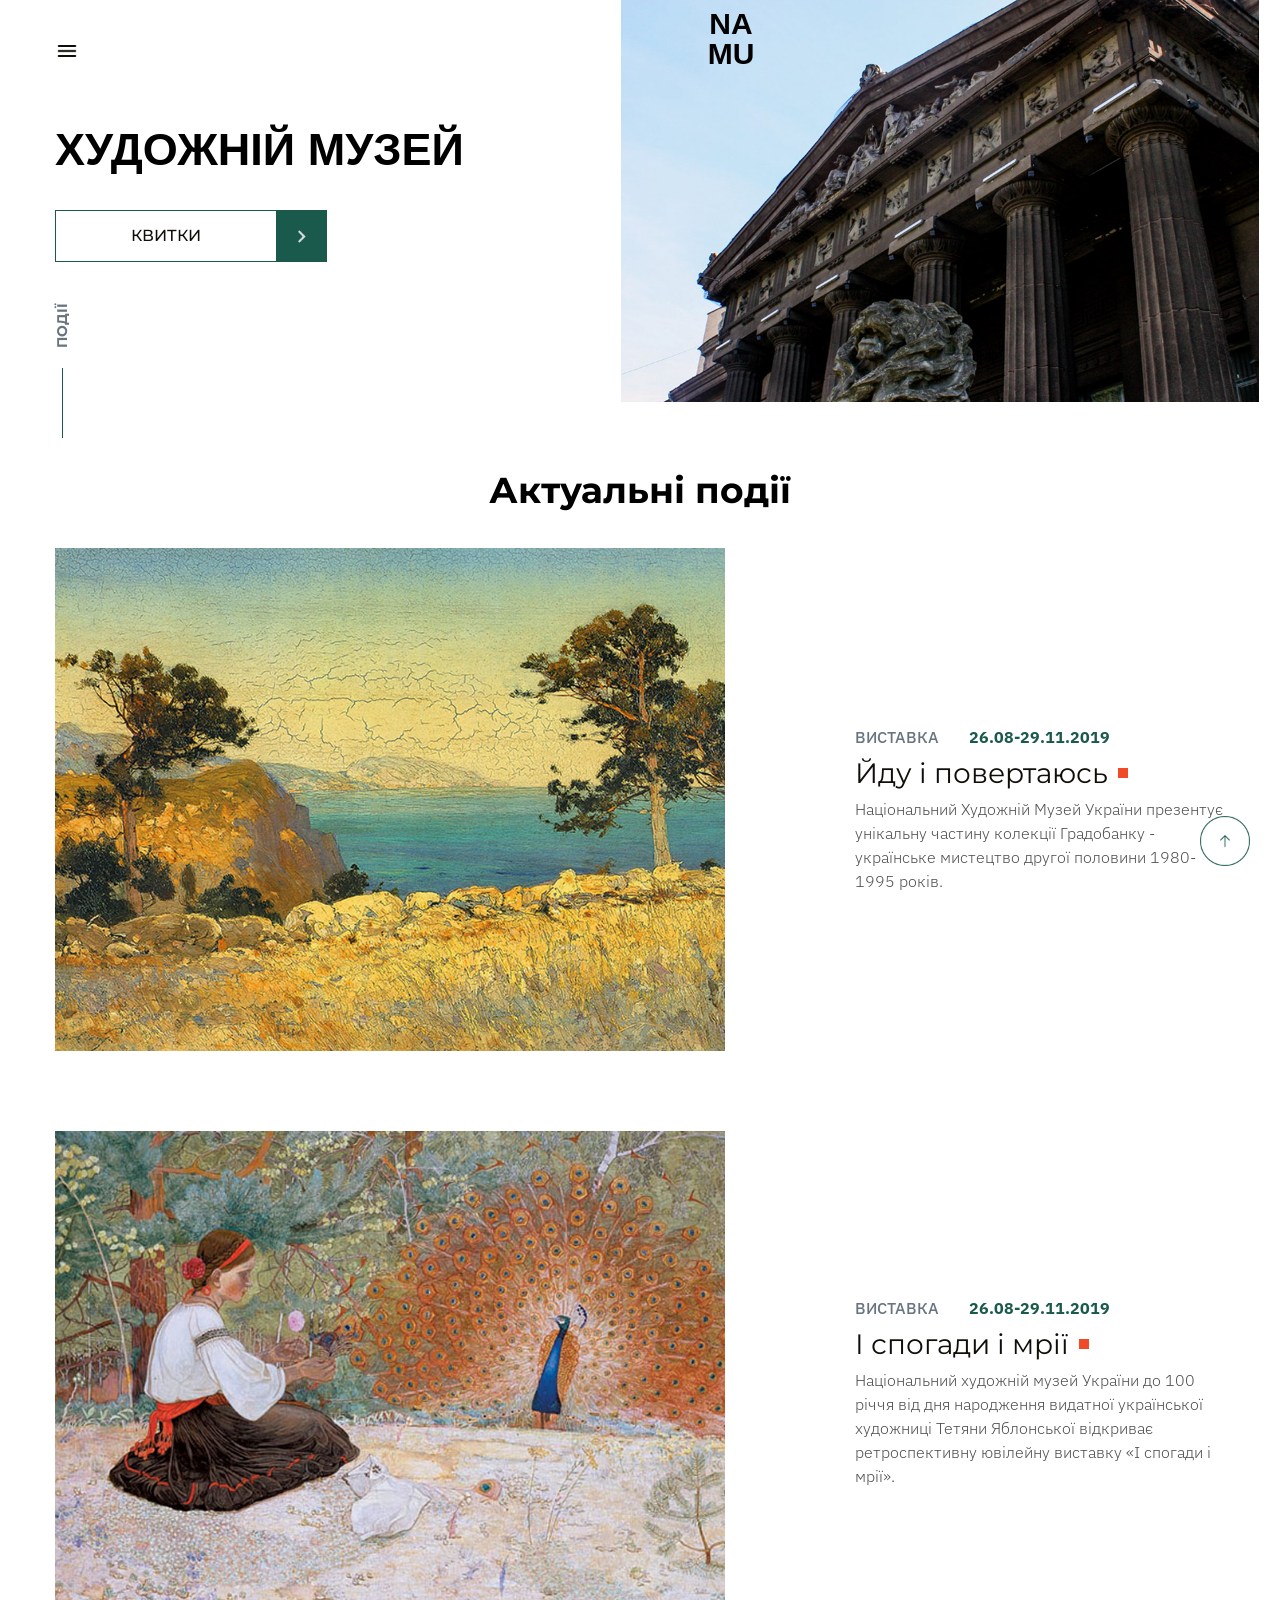
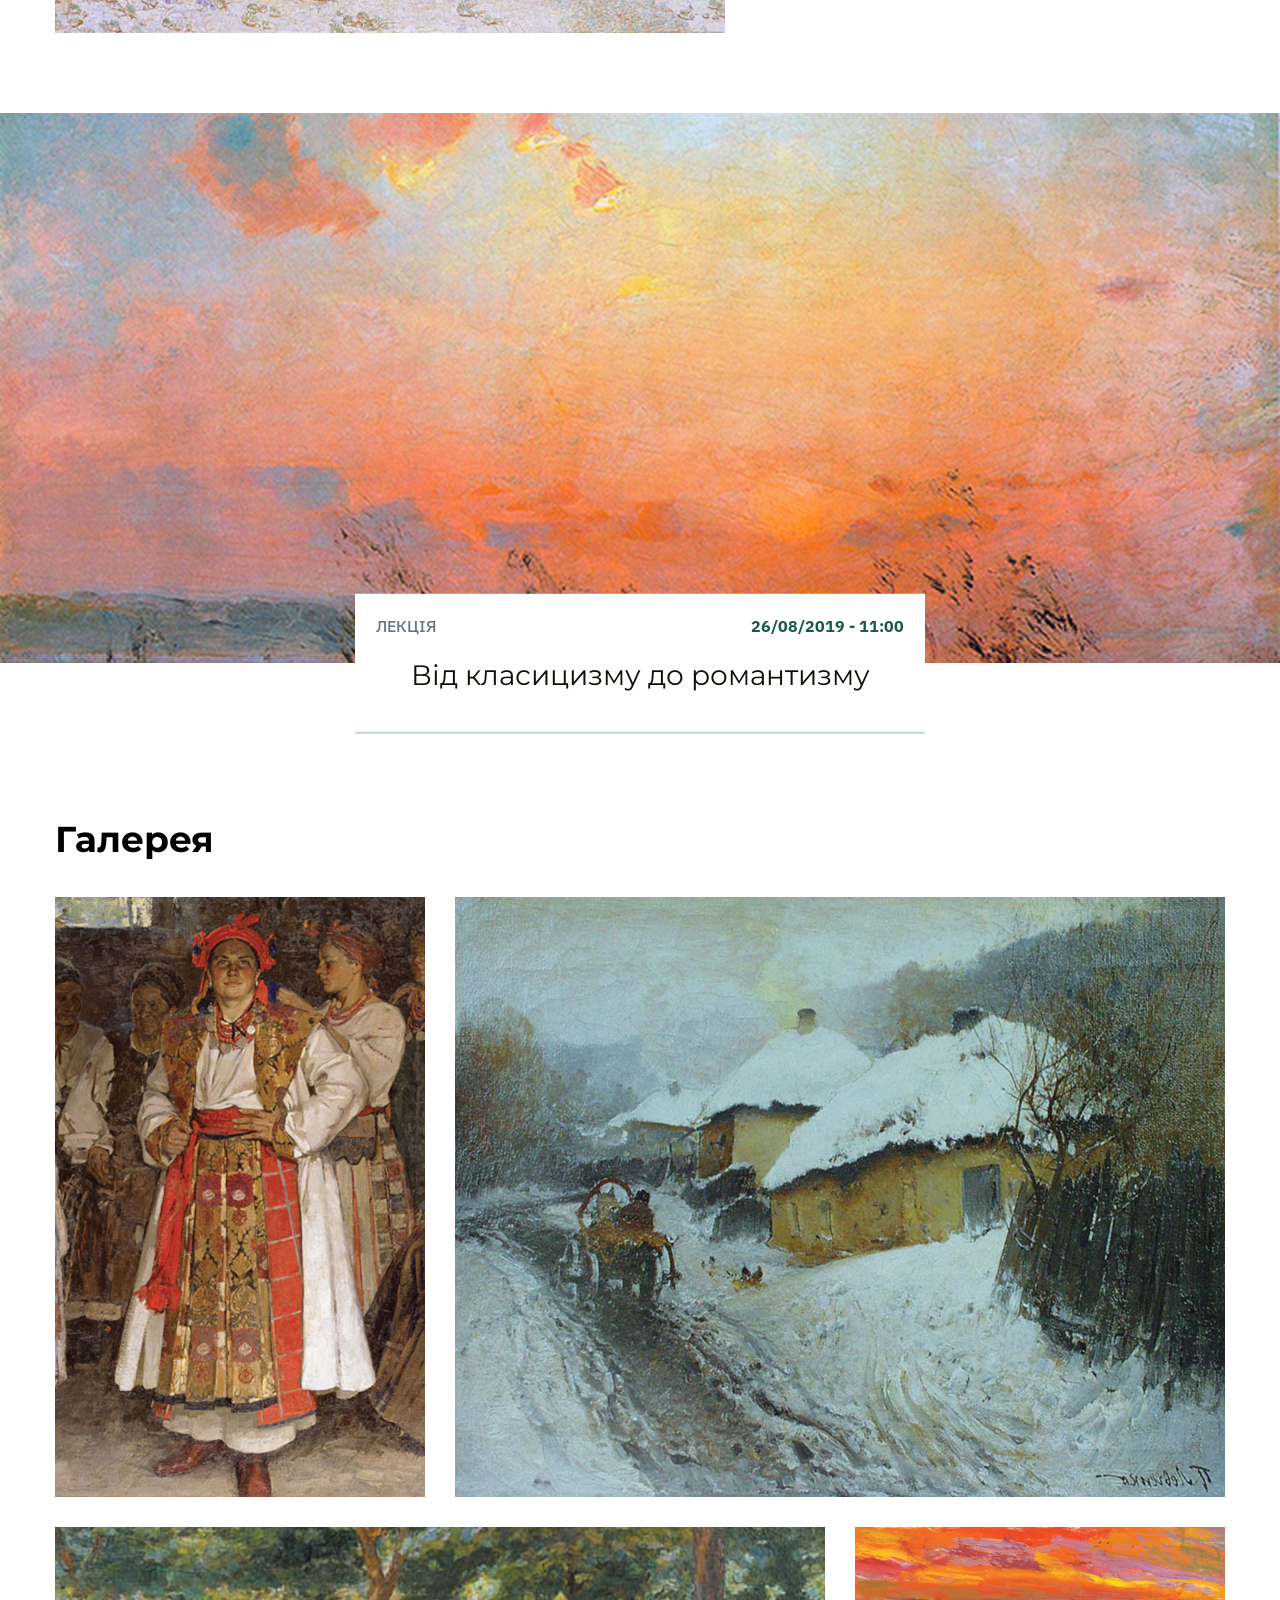
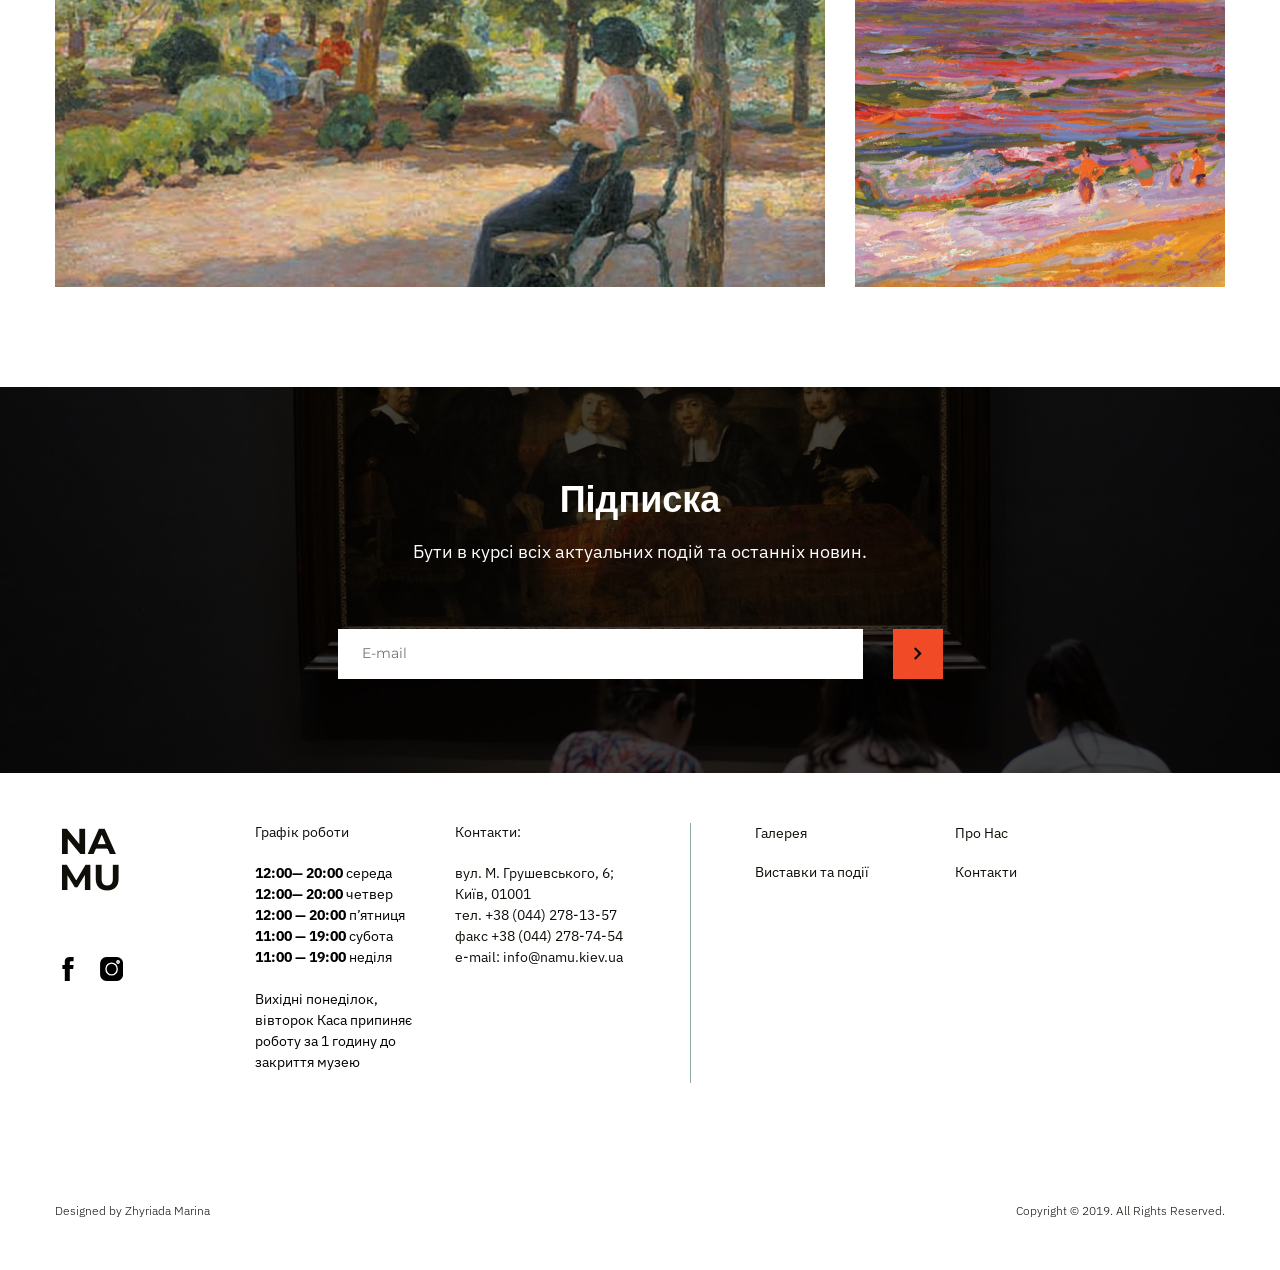
<file: index.html>
<!doctype html><html lang="uk" class="page"><head><meta charset="utf-8"><meta name="viewport" content="width=device-width, initial-scale=1.0"><title>Namu</title><link rel="icon" href="namu-logo-3x.512403dc.png"><link rel="preconnect" href="https://fonts.googleapis.com"><link rel="preconnect" href="https://fonts.gstatic.com"><link href="https://fonts.googleapis.com/css2?family=IBM+Plex+Sans:ital,wght@0,100..700;1,100..700&family=Montserrat:ital,wght@0,100..900;1,100..900&display=swap" rel="stylesheet"><link rel="stylesheet" href="index.81c8ffcc.css"><script src="index.d79a59f3.js" defer></script></head><body class="page__body"> <header class="header"> <div class="header__top"> <a href="#menu" class="header__menu"></a> <div class="header__image"> <h1 class="header__logo"> Na <br> Mu </h1> </div> </div> <div class="header__bottom"> <h1 class="header__title">ХУДОЖНІЙ МУЗЕЙ</h1> <a class="button header__button" href="#contacts"> <span class="button__text">КВИТКИ</span> <span class="button__icon"></span> </a> <div class="header__events"> <div class="header__events-line"></div> <a href="#events" class="header__events-link"> ПОДІЇ </a> </div> </div> </header> <aside class="menu page__menu" id="menu"> <div class="menu__wrapper"> <div class="menu__wrap"> <div class="menu__top"> <a href="#" class="menu__close"></a> <nav class="menu__nav nav"> <ul class="nav__list"> <li class="nav__item"> <a href="#gallery" class="nav__link"> Галерея </a> </li> <li class="nav__item"> <a href="#events" class="nav__link"> Виставки та <br> події </a> </li> </ul> <ul class="nav__list"> <li class="nav__item"> <a href="#subscribe" class="nav__link"> Про Нас </a> </li> <li class="nav__item"> <a href="#contacts" class="nav__link"> Контакти </a> </li> </ul> </nav> </div> <div class="menu__line"></div> <div class="menu__schedule schedule"> <h1 class="schedule__title">Графік роботи</h1> <div class="schedule__wrapper"> <p class="schedule__info"> <strong>12:00 — 20:00</strong> середа <br> <strong>12:00 — 20:00</strong> четвер <br> <strong>12:00 — 20:00</strong> п’ятниця <br> <strong>11:00 — 19:00</strong> субота <br> <strong>11:00 — 19:00</strong> неділя <br> </p> <p class="schedule__info"> <strong>Вихідні:</strong> понеділок, вівторок <br> Каса припиняє роботу за 1 годину до закриття музею </p> </div> </div> </div> </div> </aside> <main class="main"> <div class="main__content"> <section class="events" id="events"> <h1 class="events__title title">Актуальні події</h1> <div class="events__list"> <article class="card"> <img src="picture-3x.8a5edd5b.png" class="card__image" alt="picture" loading="lazy"> <div class="card__content"> <div class="card__meta"> <h2 class="card__category">ВИСТАВКА</h2> <div class="card__date">26.08-29.11.2019</div> </div> <div class="card__heading-wrapper"> <h3 class="card__heading">Йду i повертаюсь</h3> <div class="card__marker"></div> </div> <p class="card__text"> Національний Художній Музей України презентує унікальну частину колекції Градобанку - українське мистецтво другої половини 1980-1995 років. </p> </div> </article> <article class="card"> <img src="picture-2-3x.a679be4b.png" class="card__image" alt="picture" loading="lazy"> <div class="card__content"> <div class="card__meta"> <h2 class="card__category">ВИСТАВКА</h2> <div class="card__date">26.08-29.11.2019</div> </div> <div class="card__heading-wrapper"> <h3 class="card__heading">І спогади і мрії</h3> <div class="card__marker"></div> </div> <p class="card__text"> Національний художній музей України до 100 річчя від дня народження видатної української художниці Тетяни Яблонської відкриває ретроспективну ювілейну виставку «І спогади і мрії». </p> </div> </article> <div class="events__item"> <div class="card__image-full"></div> <div class="lection"> <div class="lection__wrapper"> <div class="lection__info"> <h3 class="lection__info-text">ЛЕКЦІЯ</h3> <div class="lection__info-date">26/08/2019 - 11:00</div> </div> <h1 class="lection__title">Від класицизму до романтизму</h1> </div> </div> </div> </div> </section> <section class="gallery" id="gallery"> <h1 class="gallery__title title title--align-left-desktop">Галерея</h1> <div class="gallery__wrapper"> <div class="gallery__list"> <img id="picture-1" src="slider-picture-1-3x.6af39feb.png" alt="picture" class="gallery__image image-1" loading="lazy"> <img id="picture-2" src="slider-picture-2-3x.28b4b2a5.png" alt="picture" class="gallery__image image-2" loading="lazy"> <img id="picture-3" src="slider-picture-3-3x.20b7aa07.png" alt="picture" class="gallery__image image-3" loading="lazy"> <img id="picture-4" src="slider-picture-4-3x.a0233214.png" alt="picture" class="gallery__image image-4" loading="lazy"> </div> <div class="gallery__nav"> <a class="gallery__nav-link" href="#picture-1"></a> <a class="gallery__nav-link" href="#picture-2"></a> <a class="gallery__nav-link" href="#picture-3"></a> <a class="gallery__nav-link" href="#picture-4"></a> </div> </div> </section> <section class="subscribe" id="subscribe"> <div class="subscribe__wrapper"> <div class="subscribe__info"> <h1 class="subscribe__title">Підписка</h1> <p class="subscribe__description"> Бути в курсі всіх актуальних подій та останніх новин. </p> </div> <form class="subscribe__form" action="#" method="post" onsubmit="this.reset(); return false;"> <input type="email" placeholder="E-mail" class="subscribe__form-input" required> <button type="submit" class="subscribe__form-button"></button> </form> </div> </section> </div> </main> <footer class="footer"> <div class="footer__wrapper"> <div class="footer__top"> <h2 class="footer__logo"> NA <br> MU </h2> <div class="footer__socials"> <a class="footer__socials-link" href="https://www.facebook.com/" target="_blank"> <img src="facebook-logo-svg.9e8c3530.svg" alt="icon" class="footer__socials-icon" loading="lazy"> </a> <a class="footer__socials-link" href="https://www.instagram.com/" target="_blank"> <img src="instagram-logo-svg.d65e3833.svg" alt="icon" class="footer__socials-icon" loading="lazy"> </a> </div> </div> <div class="footer__schedule"> <h3 class="footer__title">Графік роботи</h3> <p class="footer__description"> <strong>12:00— 20:00</strong> середа <br> <strong>12:00— 20:00</strong> четвер <br> <strong>12:00 — 20:00</strong> п’ятниця <br> <strong>11:00 — 19:00</strong> субота <br> <strong>11:00 — 19:00</strong> неділя <br> <br> Вихідні понеділок, вівторок Каса припиняє роботу за 1 годину до закриття музею </p> </div> <div class="footer__contacts" id="contacts"> <h3 class="footer__title">Контакти:</h3> <p class="footer__description"> <a class="footer__contacts-link" href="https://maps.app.goo.gl/N43c7nNcWHYYGZc1A"> вул. М. Грушевського, 6; Київ, 01001 </a> <br> <a class="footer__contacts-link" href="tel: +380442781357"> тел. +38 (044) 278-13-57 </a> <br> <a class="footer__contacts-link" href="tel: +380442787454"> факс +38 (044) 278-74-54 </a> <br> <a class="footer__contacts-link" href="mailto: info@namu.kiev.ua"> e-mail: info@namu.kiev.ua </a> <br> </p> </div> <a href="#" class="footer__button-up"> <img src="arrow-up-3x.a05da12c.png" alt="arrow-up" class="footer__button-up-arrow" loading="lazy"> </a> <div class="footer__line"></div> <nav class="footer__nav"> <ul class="footer__nav-list"> <li class="footer__nav-item"> <a href="#gallery" class="footer__nav-link"> Галерея </a> </li> <li class="footer__nav-item"> <a href="#events" class="footer__nav-link"> Виставки та події </a> </li> </ul> </nav> <nav class="footer__navigation"> <ul class="footer__nav-list"> <li class="footer__nav-item"> <a href="#subscribe" class="footer__nav-link"> Про Нас </a> </li> <li class="footer__nav-item"> <a href="#contacts" class="footer__nav-link"> Контакти </a> </li> </ul> </nav> <div class="footer__copyrights"> <p class="footer__design-author">Designed by Zhyriada Marina</p> <p class="footer__copyright"> Copyright © 2019. All Rights Reserved. </p> </div> </div> </footer> </body></html>
</file>
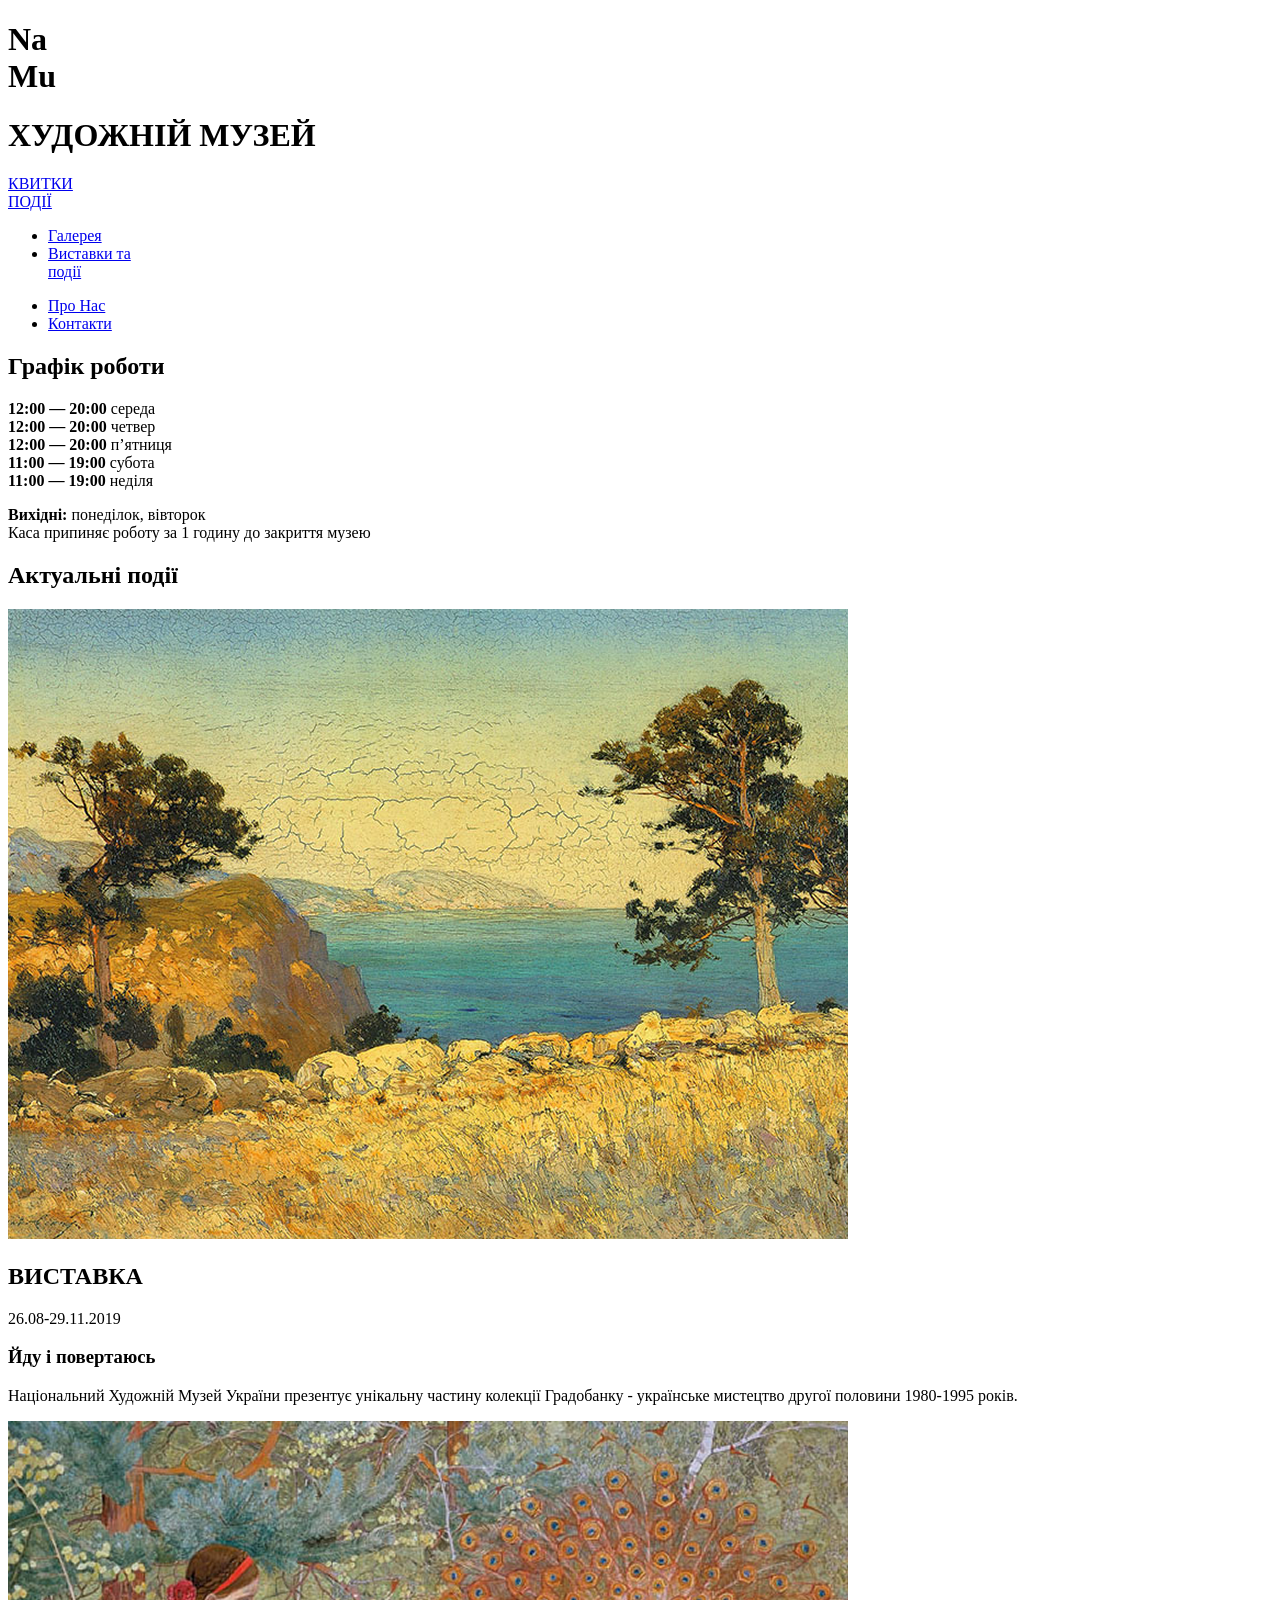
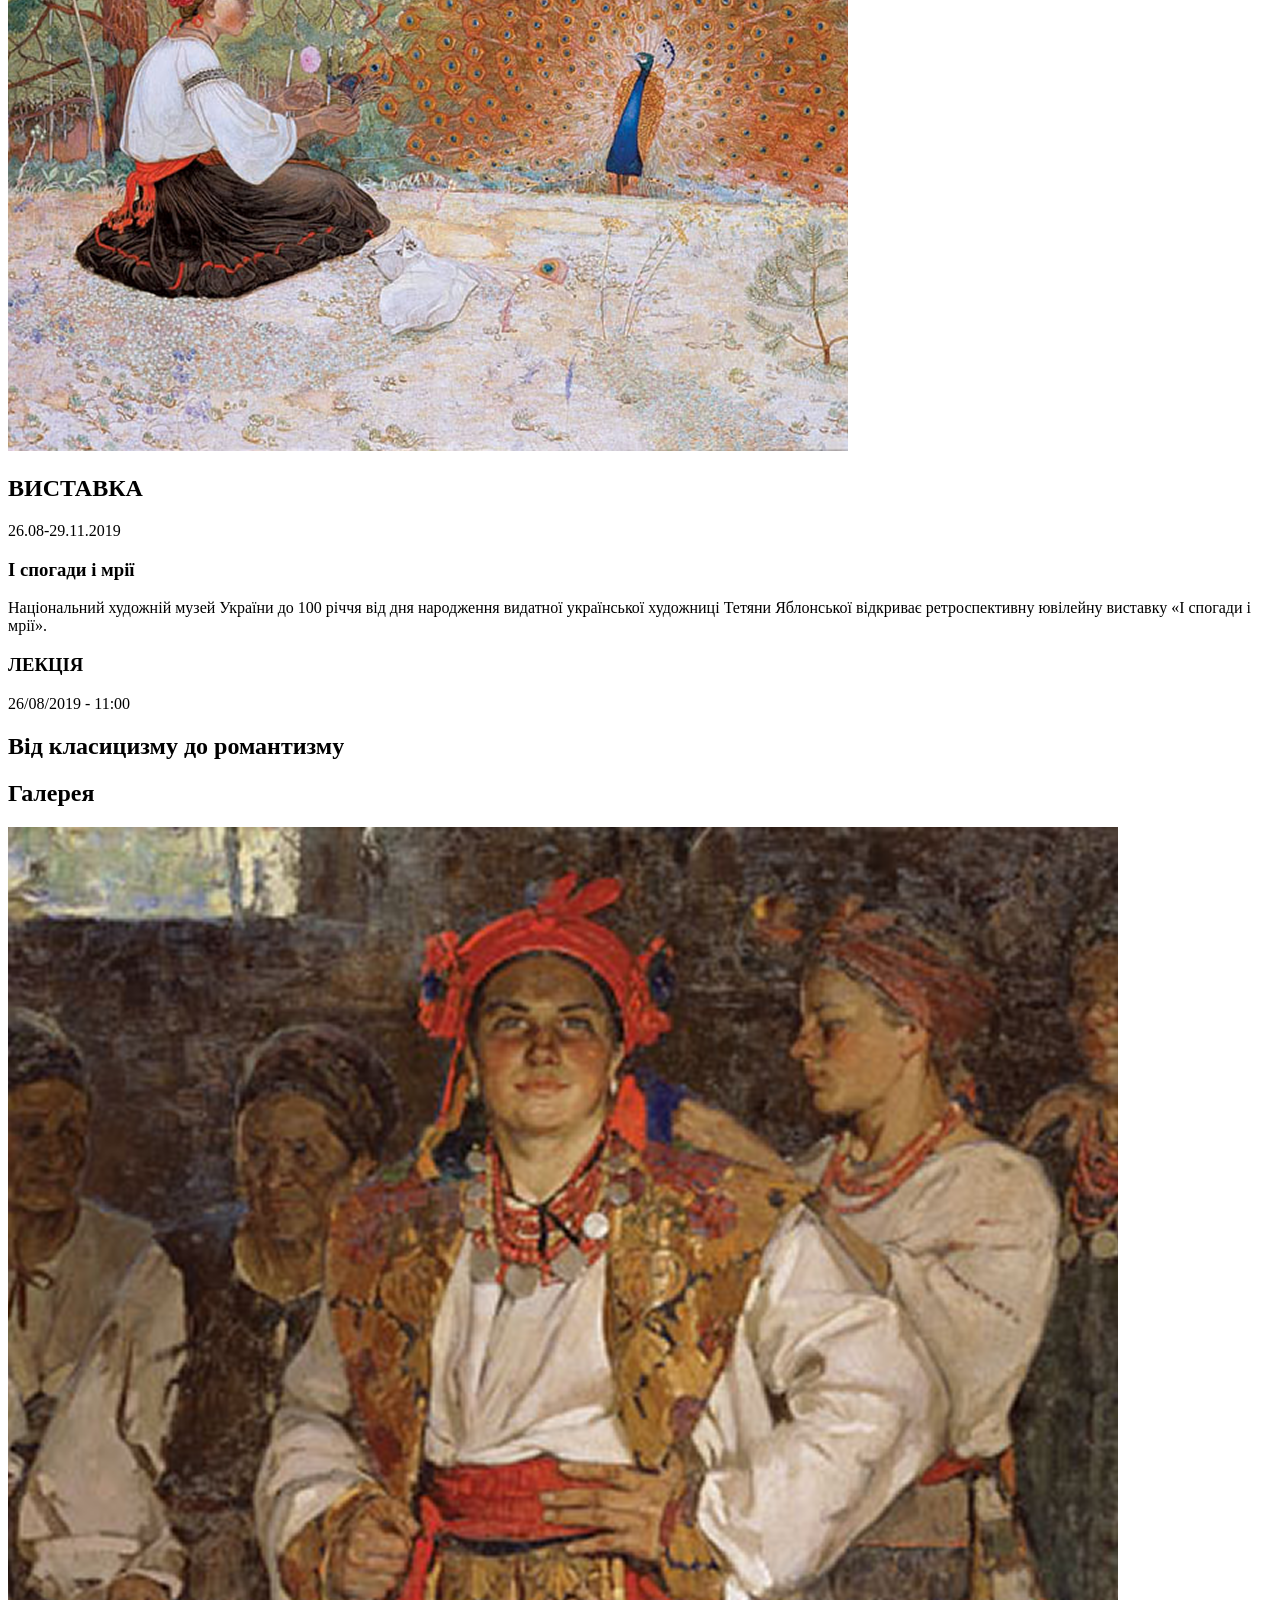
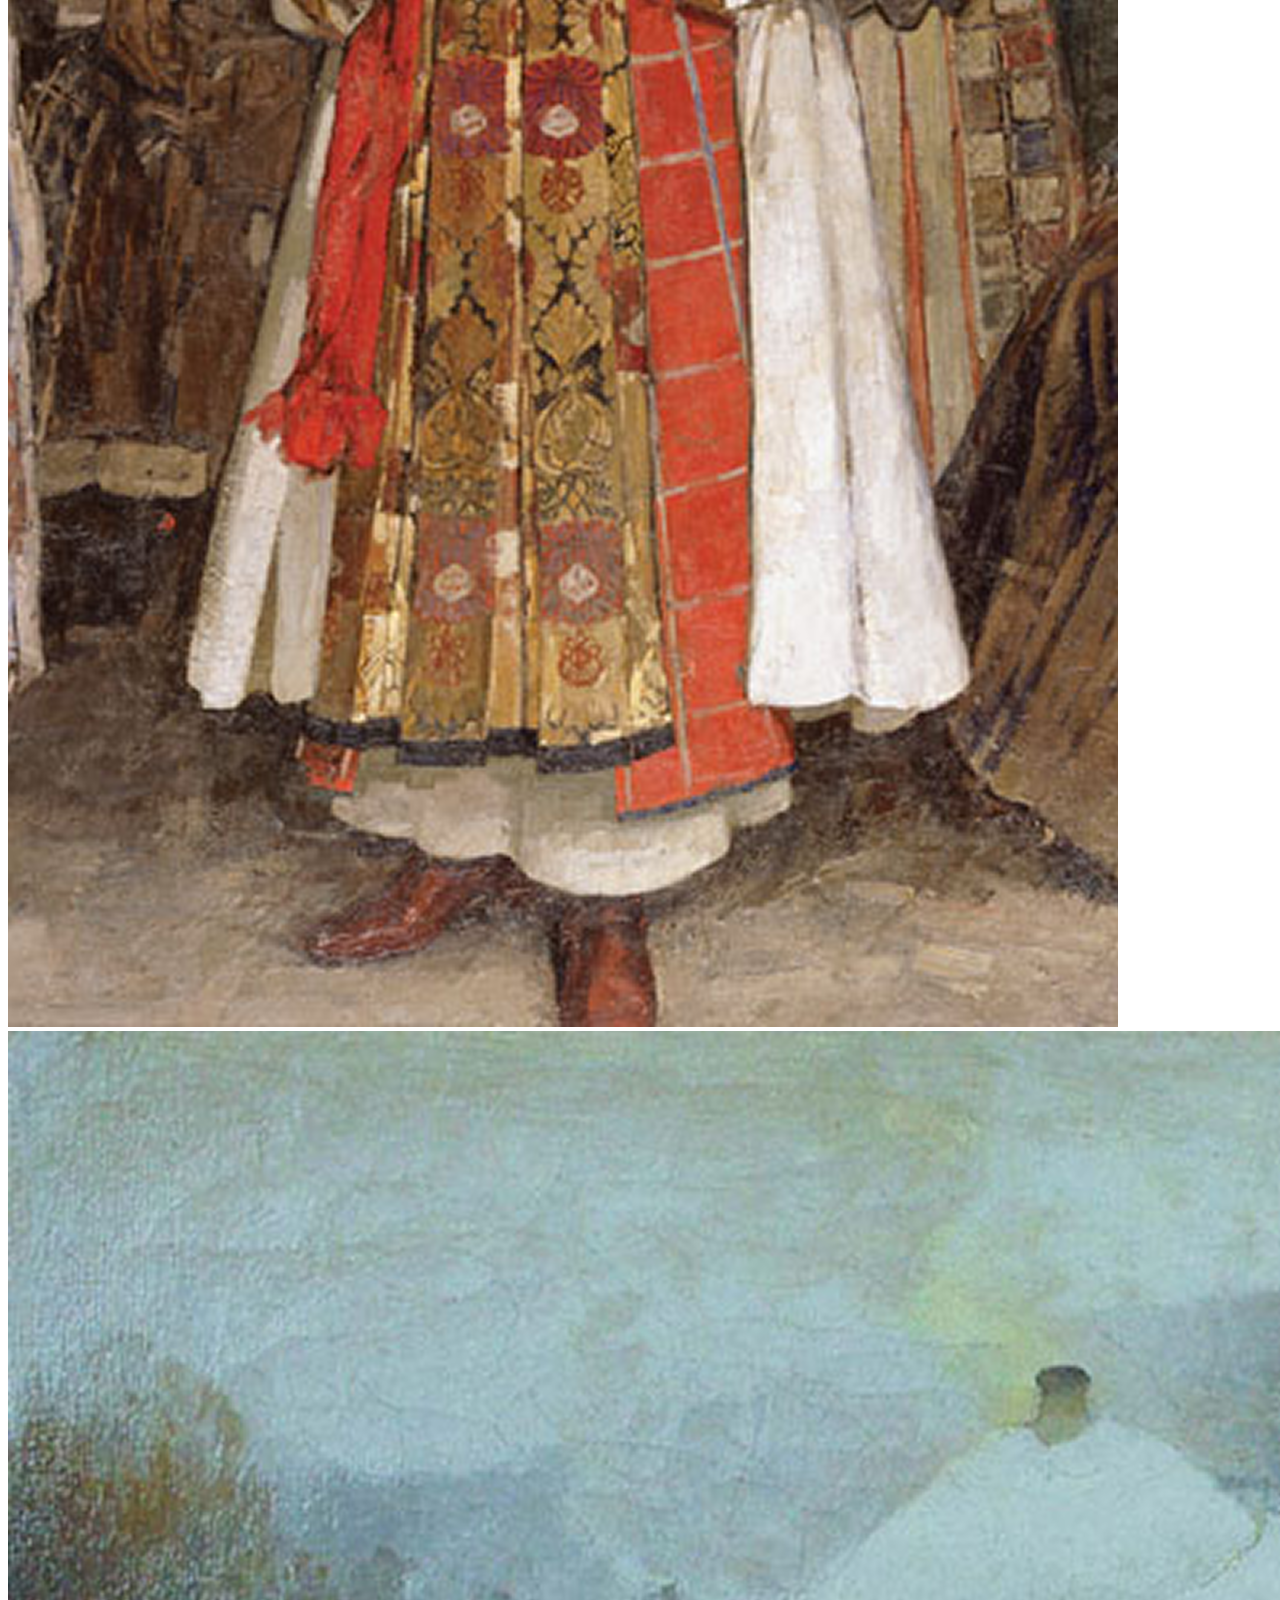
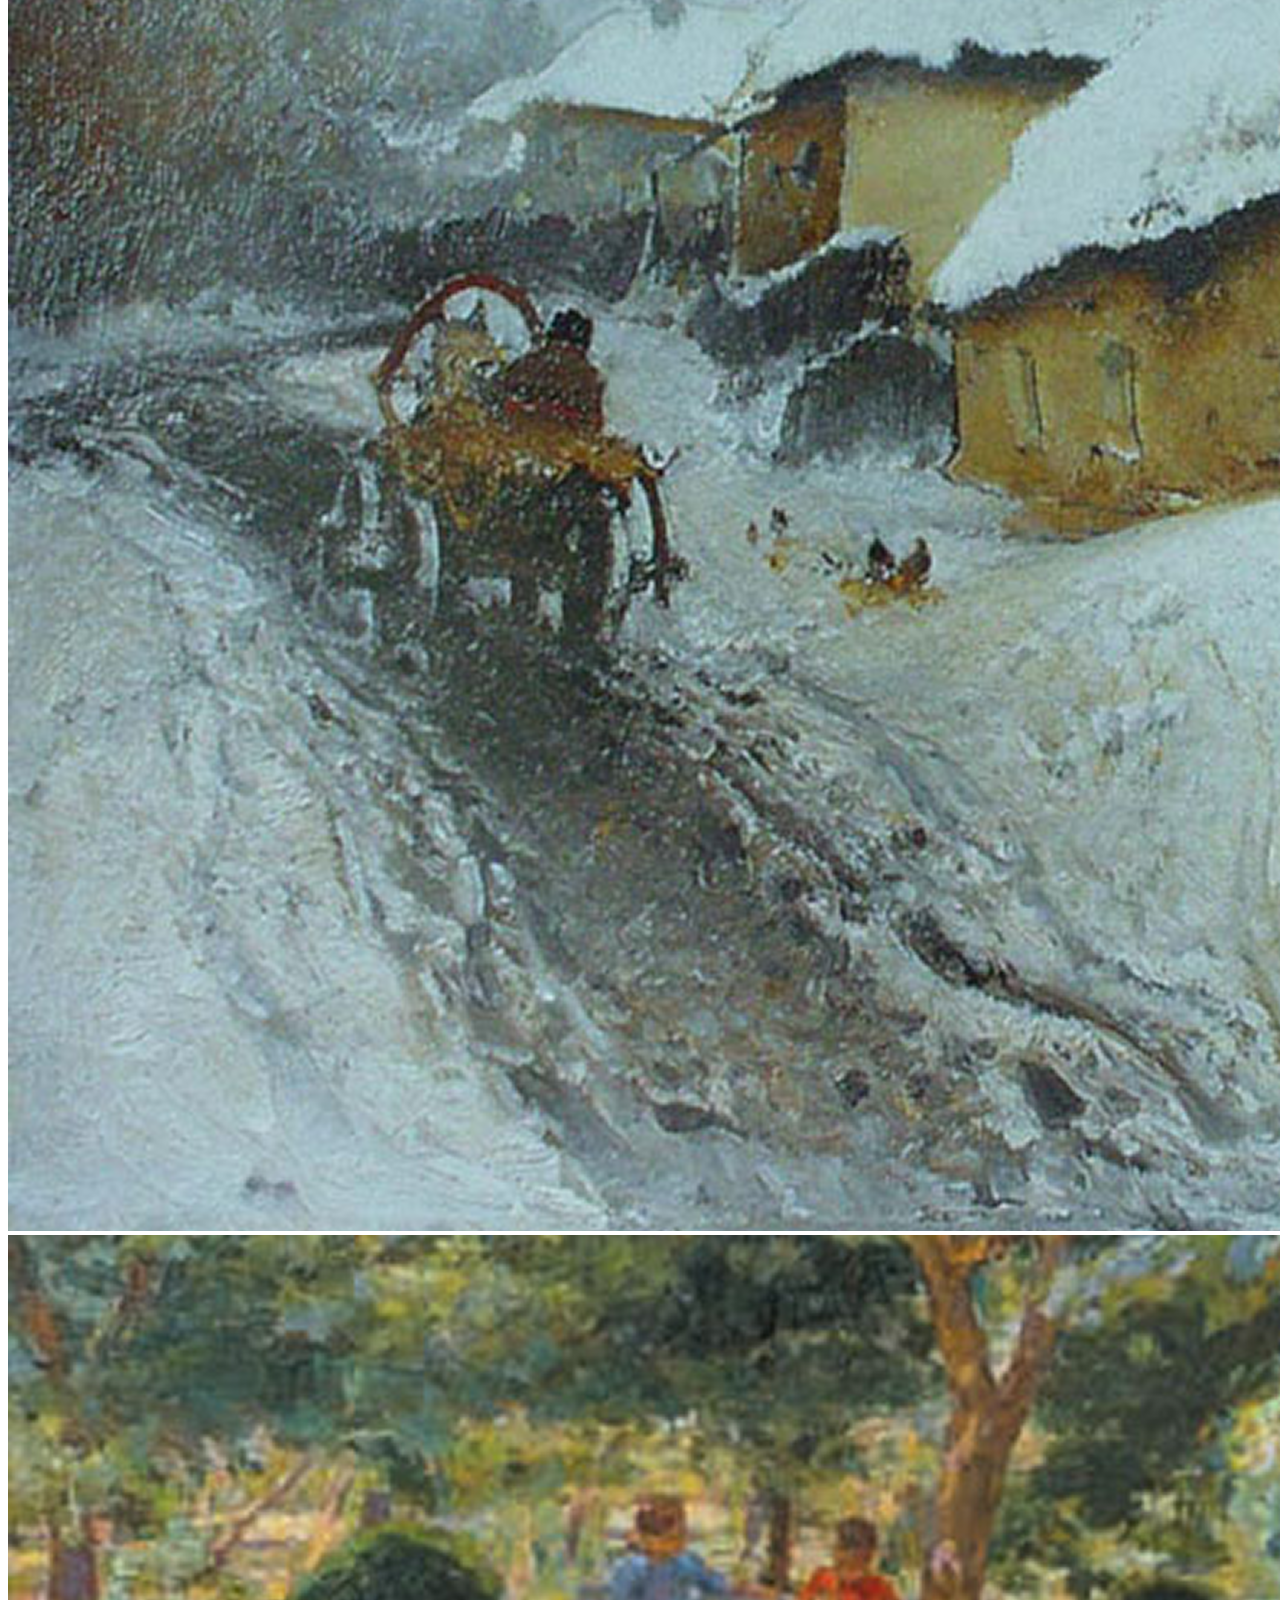
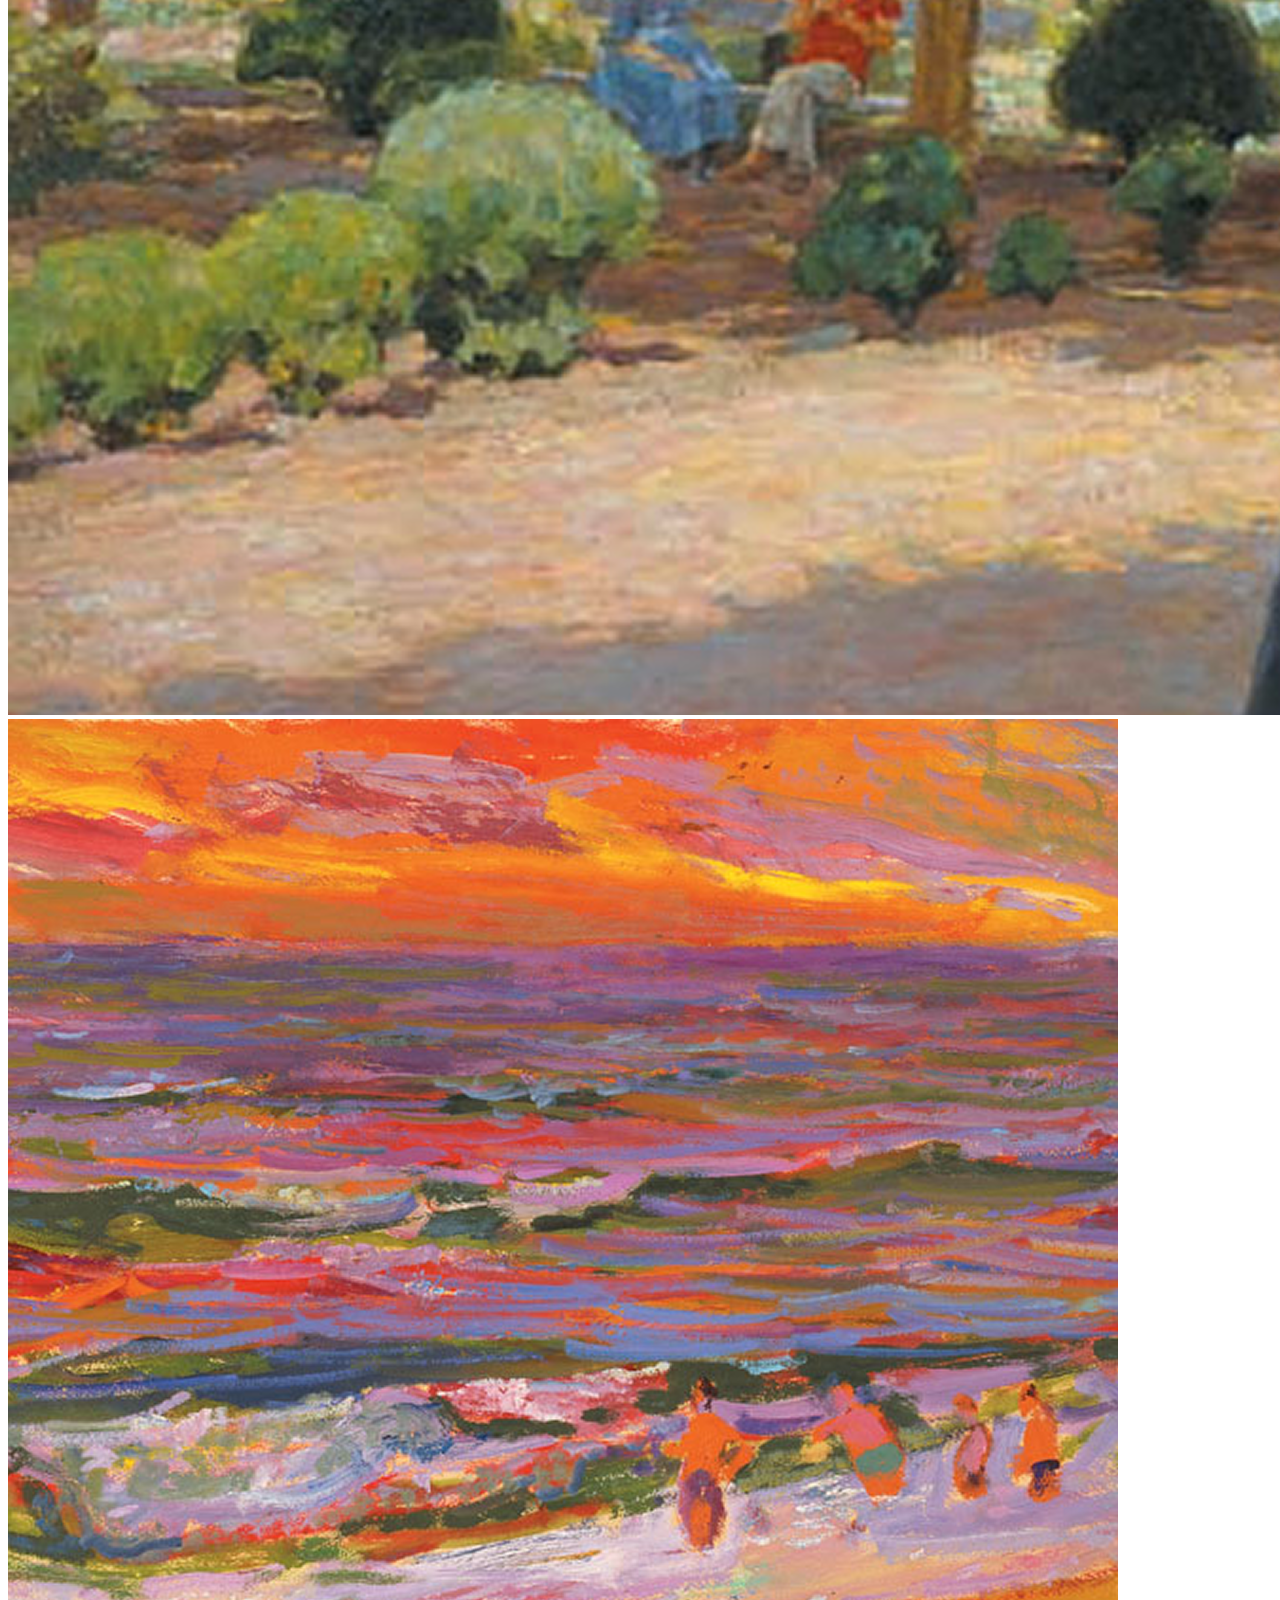
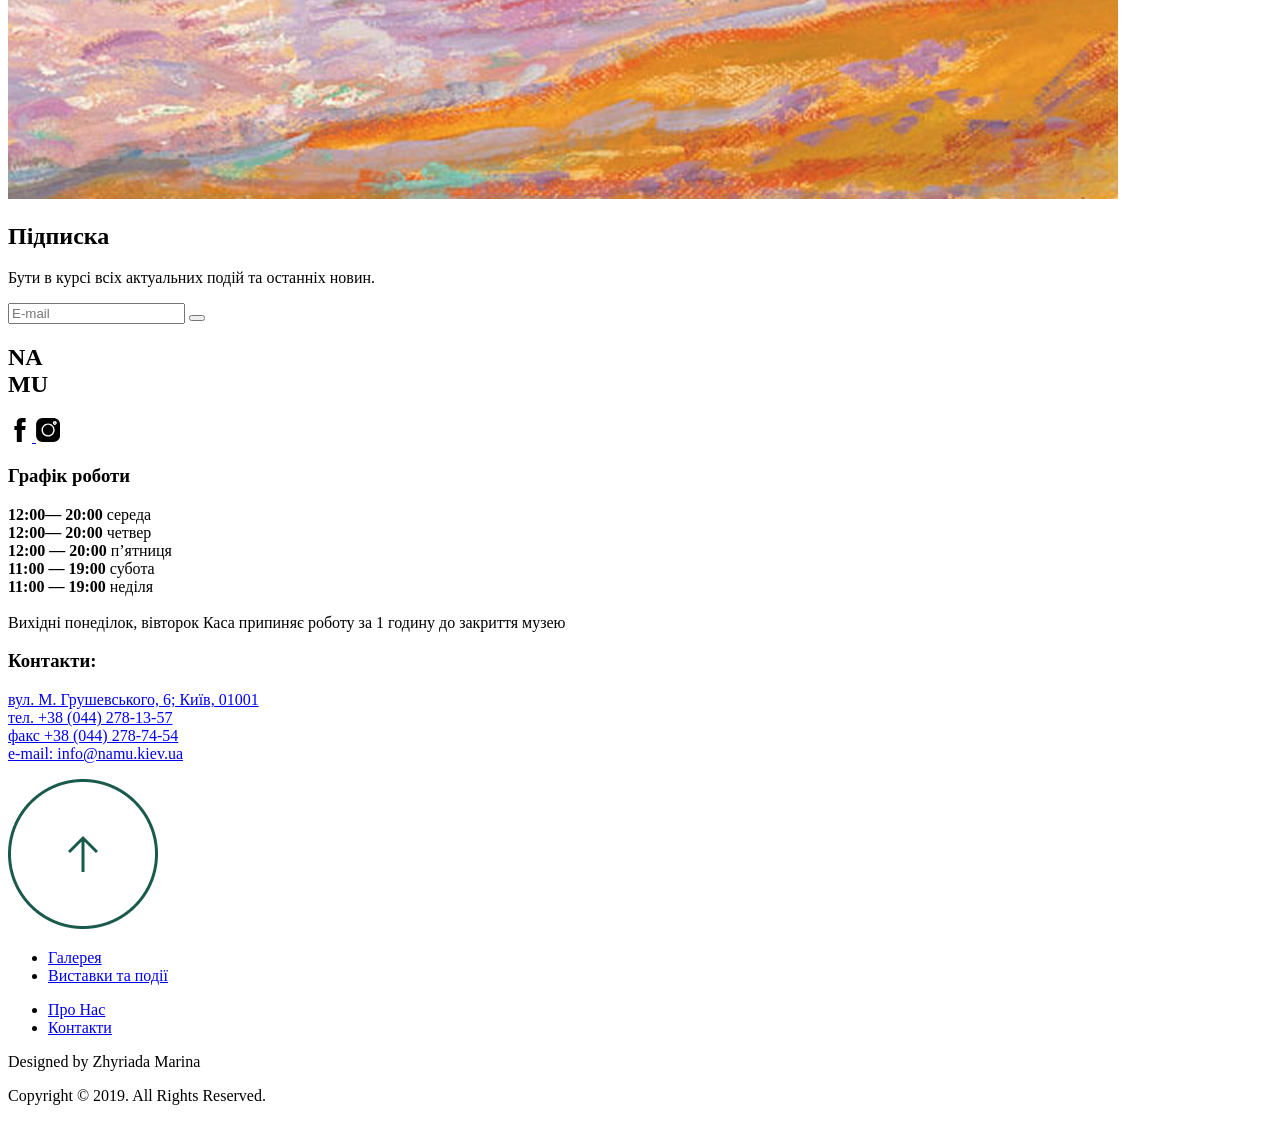
<file: src/index.html>
<!doctype html>
<html
  lang="uk"
  class="page"
>
  <head>
    <meta charset="UTF-8" />
    <meta
      name="viewport"
      content="width=device-width, initial-scale=1.0"
    />
    <title>Namu</title>
    <link
      rel="icon"
      href="./styles/images/logos/namu-logo-3x.png"
    />
    <link
      rel="preconnect"
      href="https://fonts.googleapis.com"
    />
    <link
      rel="preconnect"
      href="https://fonts.gstatic.com"
    />
    <link
      href="https://fonts.googleapis.com/css2?family=IBM+Plex+Sans:ital,wght@0,100..700;1,100..700&family=Montserrat:ital,wght@0,100..900;1,100..900&display=swap"
      rel="stylesheet"
    />
    <link
      rel="stylesheet"
      href="./styles/index.scss"
    />
    <script src="scripts/main.js" defer></script>
  </head>
  <body class="page__body">
    <header class="header">
      <div class="header__top">
        <a
          href="#menu"
          class="header__menu"
        ></a>
        <div class="header__image">
          <h1 class="header__logo">
            Na
            <br />
            Mu
          </h1>
        </div>
      </div>
      <div class="header__bottom">
        <h1 class="header__title">ХУДОЖНІЙ МУЗЕЙ</h1>
        <a class="header__button button" href="#contacts">
          <span class="button__text">КВИТКИ</span>
          <span class="button__icon"></span>
        </a>
        <div class="header__events">
          <div class="header__events-line"></div>
          <a
            href="#events"
            class="header__events-link"
          >
            ПОДІЇ
          </a>
        </div>
      </div>
    </header>

    <aside
      class="page__menu menu"
      id="menu"
    >
      <div class="menu__wrapper">
        <div class="menu__wrap">
          <div class="menu__top">
            <a
              href="#"
              class="menu__close"
            ></a>
            <nav class="menu__nav nav">
              <ul class="nav__list">
                <li class="nav__item">
                  <a
                    href="#gallery"
                    class="nav__link"
                  >
                    Галерея
                  </a>
                </li>
                <li class="nav__item">
                  <a
                    href="#events"
                    class="nav__link"
                  >
                    Виставки та
                    <br />
                    події
                  </a>
                </li>
              </ul>
              <ul class="nav__list">
                <li class="nav__item">
                  <a
                    href="#subscribe"
                    class="nav__link"
                  >
                    Про Нас
                  </a>
                </li>
                <li class="nav__item">
                  <a
                    href="#contacts"
                    class="nav__link"
                  >
                    Контакти
                  </a>
                </li>
              </ul>
            </nav>
          </div>
          <div class="menu__line"></div>
          <div class="menu__schedule schedule">
            <h1 class="schedule__title">Графік роботи</h1>
            <div class="schedule__wrapper">
              <p class="schedule__info">
                <strong>12:00 — 20:00</strong>
                середа
                <br />
                <strong>12:00 — 20:00</strong>
                четвер
                <br />
                <strong>12:00 — 20:00</strong>
                п’ятниця
                <br />
                <strong>11:00 — 19:00</strong>
                субота
                <br />
                <strong>11:00 — 19:00</strong>
                неділя
                <br />
              </p>
              <p class="schedule__info">
                <strong>Вихідні:</strong>
                понеділок, вівторок
                <br />
                Каса припиняє роботу за 1 годину до закриття музею
              </p>
            </div>
          </div>
        </div>
      </div>
    </aside>

    <main class="main">
      <div class="main__content">
        <section
          class="events"
          id="events"
        >
          <h1 class="events__title title">Актуальні події</h1>
          <div class="events__list">
            <article class="card">
              <img
                src="./styles/images/pictures/picture-3x.png"
                class="card__image"
                alt="picture"
                loading="lazy"
              />
              <div class="card__content">
                <div class="card__meta">
                  <h2 class="card__category">ВИСТАВКА</h2>
                  <div class="card__date">26.08-29.11.2019</div>
                </div>
                <div class="card__heading-wrapper">
                  <h3 class="card__heading">Йду i повертаюсь</h3>
                  <div class="card__marker"></div>
                </div>
                <p class="card__text">
                  Національний Художній Музей України презентує унікальну
                  частину колекції Градобанку - українське мистецтво другої
                  половини 1980-1995 років.
                </p>
              </div>
            </article>
            <article class="card">
              <img
                src="./styles/images/pictures/picture-2-3x.png"
                class="card__image"
                alt="picture"
                loading="lazy"
              />
              <div class="card__content">
                <div class="card__meta">
                  <h2 class="card__category">ВИСТАВКА</h2>
                  <div class="card__date">26.08-29.11.2019</div>
                </div>
                <div class="card__heading-wrapper">
                  <h3 class="card__heading">І спогади і мрії</h3>
                  <div class="card__marker"></div>
                </div>
                <p class="card__text">
                  Національний художній музей України до 100 річчя від дня
                  народження видатної української художниці Тетяни Яблонської
                  відкриває ретроспективну ювілейну виставку «І спогади і мрії».
                </p>
              </div>
            </article>
            <div class="events__item">
              <div class="card__image-full"></div>
              <div class="lection">
                <div class="lection__wrapper">
                  <div class="lection__info">
                    <h3 class="lection__info-text">ЛЕКЦІЯ</h3>
                    <div class="lection__info-date">26/08/2019 - 11:00</div>
                  </div>
                  <h1 class="lection__title">Від класицизму до романтизму</h1>
                </div>
              </div>
            </div>
          </div>
        </section>
        <section
          class="gallery"
          id="gallery"
        >
          <h1 class="gallery__title title title--align-left-desktop">Галерея</h1>
          <div class="gallery__wrapper">
            <div class="gallery__list">
              <img
                id="picture-1"
                src="./styles/images/slider/slider-picture-1-3x.png"
                alt="picture"
                class="gallery__image image-1"
                loading="lazy"
              />
              <img
                id="picture-2"
                src="./styles/images/slider/slider-picture-2-3x.png"
                alt="picture"
                class="gallery__image image-2"
                loading="lazy"
              />
              <img
                id="picture-3"
                src="./styles/images/slider/slider-picture-3-3x.png"
                alt="picture"
                class="gallery__image image-3"
                loading="lazy"
              />
              <img
                id="picture-4"
                src="./styles/images/slider/slider-picture-4-3x.png"
                alt="picture"
                class="gallery__image image-4"
                loading="lazy"
              />
            </div>
            <div class="gallery__nav">
              <a
                class="gallery__nav-link"
                href="#picture-1"
              ></a>
              <a
                class="gallery__nav-link"
                href="#picture-2"
              ></a>
              <a
                class="gallery__nav-link"
                href="#picture-3"
              ></a>
              <a
                class="gallery__nav-link"
                href="#picture-4"
              ></a>
            </div>
          </div>
        </section>
        <section
          class="subscribe"
          id="subscribe"
        >
          <div class="subscribe__wrapper">
            <div class="subscribe__info">
              <h1 class="subscribe__title">Підписка</h1>
              <p class="subscribe__description">
                Бути в курсі всіх актуальних подій та останніх новин.
              </p>
            </div>
            <form
              class="subscribe__form"
              action="#"
              method="POST"
              onsubmit="this.reset(); return false;"
            >
              <input
                type="email"
                placeholder="E-mail"
                class="subscribe__form-input"
                required
              />
              <button type="submit" class="subscribe__form-button"></button>
            </form>
          </div>
        </section>
      </div>
    </main>
    <footer class="footer">
      <div class="footer__wrapper">
        <div class="footer__top">
          <h2 class="footer__logo">
            NA
            <br />
            MU
          </h2>
          <div class="footer__socials">
            <a
              class="footer__socials-link"
              href="https://www.facebook.com/"
              target="_blank"
            >
              <img
                src="./styles/images//logos/facebook-logo-svg.svg"
                alt="icon"
                class="footer__socials-icon"
                loading="lazy"
              />
            </a>
            <a
              class="footer__socials-link"
              href="https://www.instagram.com/"
              target="_blank"
            >
              <img
                src="./styles/images/logos/instagram-logo-svg.svg"
                alt="icon"
                class="footer__socials-icon"
                loading="lazy"
              />
            </a>
          </div>
        </div>
        <div class="footer__schedule">
          <h3 class="footer__title">Графік роботи</h3>
          <p class="footer__description">
            <strong>12:00— 20:00</strong>
            середа
            <br />
            <strong>12:00— 20:00</strong>
            четвер
            <br />
            <strong>12:00 — 20:00</strong>
            п’ятниця
            <br />
            <strong>11:00 — 19:00</strong>
            субота
            <br />
            <strong>11:00 — 19:00</strong>
            неділя
            <br />
            <br />
            Вихідні понеділок, вівторок Каса припиняє роботу за 1 годину до
            закриття музею
          </p>
        </div>
        <div
          class="footer__contacts"
          id="contacts"
        >
          <h3 class="footer__title">Контакти:</h3>
          <p class="footer__description">
            <a
              class="footer__contacts-link"
              href="https://maps.app.goo.gl/N43c7nNcWHYYGZc1A"
            >
              вул. М. Грушевського, 6; Київ, 01001
            </a>
            <br />
            <a
              class="footer__contacts-link"
              href="tel: +380442781357"
            >
              тел. +38 (044) 278-13-57
            </a>
            <br />
            <a
              class="footer__contacts-link"
              href="tel: +380442787454"
            >
              факс +38 (044) 278-74-54
            </a>
            <br />
            <a
              class="footer__contacts-link"
              href="mailto: info@namu.kiev.ua"
            >
              e-mail: info@namu.kiev.ua
            </a>
            <br />
          </p>
        </div>
        <a
          href="#"
          class="footer__button-up"
        >
          <img
            src="./styles/images/arrows/arrow-up-3x.png"
            alt="arrow-up"
            class="footer__button-up-arrow"
            loading="lazy"
          />
        </a>
        <div class="footer__line"></div>
        <nav class="footer__nav">
          <ul class="footer__nav-list">
            <li class="footer__nav-item">
              <a
                href="#gallery"
                class="footer__nav-link"
              >
                Галерея
              </a>
            </li>
            <li class="footer__nav-item">
              <a
                href="#events"
                class="footer__nav-link"
              >
                Виставки та події
              </a>
            </li>
          </ul>
        </nav>
        <nav class="footer__navigation">
          <ul class="footer__nav-list">
            <li class="footer__nav-item">
              <a
                href="#subscribe"
                class="footer__nav-link"
              >
                Про Нас
              </a>
            </li>
            <li class="footer__nav-item">
              <a
                href="#contacts"
                class="footer__nav-link"
              >
                Контакти
              </a>
            </li>
          </ul>
        </nav>
        <div class="footer__copyrights">
          <p class="footer__design-author">Designed by Zhyriada Marina</p>
          <p class="footer__copyright">
            Copyright © 2019. All Rights Reserved.
          </p>
        </div>
      </div>
    </footer>
  </body>
</html>
</file>
<file: index.81c8ffcc.css>
h1{font-family:Roboto,sans-serif;font-weight:400}@font-face{font-family:Roboto,Arial,Helvetica,sans-serif;src:url(Roboto-Regular-webfont.55e67705.woff)format("woff");font-weight:400;font-style:normal}.page{scroll-behavior:smooth;padding-left:20px;padding-right:20px;font-family:Montserrat,sans-serif}@media (min-width:640px){.page{padding-left:34px;padding-right:34px}}.page__body{scroll-behavior:smooth;margin:0 auto}.page__menu{opacity:0;pointer-events:none;transition:transform .3s,opacity .3s;position:fixed;top:0;left:0;right:0;overflow:auto;transform:translate(-100%)}.page__menu:target{pointer-events:all;opacity:1;transform:translate(0)}.button{color:#0f0e08;cursor:pointer;border:1px solid #1a5a4c;-ms-flex-direction:row;flex-direction:row;-ms-flex-pack:justify;justify-content:space-between;-ms-flex-align:center;align-items:center;width:100%;height:50px;padding:0;text-decoration:none;transition:background-color .1s;display:-ms-flexbox;display:flex}.button:active{background-color:rgba(232,232,240,.4)}.button__text{text-align:center;-ms-flex-positive:1;flex-grow:1;font-size:16px;font-weight:500;line-height:50px}.button__icon{box-sizing:border-box;background-color:#1a5a4c;background-image:url(arrow-right-3x.ceac9a5e.png);background-position:50%;background-repeat:no-repeat;background-size:50%;width:50px;height:50px;padding:0}.title{text-align:center;margin:0;font-family:Montserrat,sans-serif;font-size:36px;font-weight:700;line-height:100%}@media (min-width:640px){.title--align-left-desktop{text-align:left}}.header{-ms-flex-direction:column;flex-direction:column;gap:20px;max-width:1170px;margin:0 auto;display:-ms-flexbox;display:flex;position:relative}@media (min-width:640px){.header{grid-template-columns:repeat(6,1fr);column-gap:30px;display:grid}.header__top{grid-column:4/-1}}.header__menu{background-image:url(burger-menu-museum-3x.4e707225.png);background-position:50%;background-size:cover;width:24px;height:24px;transition:transform .3s;position:absolute;top:27px;left:0}.header__menu:hover{transform:scale(1.2)}@media (min-width:640px){.header__menu{top:39px}}.header__image{text-align:center;background-image:url(header-image-museum-3x.1b88267e.png);background-position:50%;background-size:cover;height:300px;margin-left:-20px;margin-right:-20px;padding-top:9px;padding-bottom:9px}@media (min-width:640px){.header__image{height:384px;margin-left:-34px;margin-right:-34px}}.header__logo{text-transform:uppercase;margin:0;padding:0;font-size:30px;font-weight:700;line-height:100%}@media (min-width:640px){.header__logo{width:220px}}.header__bottom{-ms-flex-direction:column;flex-direction:column;gap:20px;display:-ms-flexbox;display:flex}@media (min-width:640px){.header__bottom{grid-area:1/1/auto/4;gap:38px;margin-top:127px}}.header__title{text-align:center;margin:0;font-size:45px;font-weight:700;line-height:100%}@media (min-width:640px){.header__title{text-align:left}.header__button{width:270px}}.header__events{visibility:hidden;transform-origin:0 0;-ms-flex-align:center;align-items:center;gap:20px;display:-ms-flexbox;display:flex;position:absolute;bottom:-50px;transform:rotate(-90deg)}@media (min-width:1280px){.header__events{visibility:visible}}.header__events-line{background-color:#1a5a4c;width:70px;height:1px}.header__events-link{text-transform:uppercase;color:#687480;font-size:14px;font-weight:700;line-height:100%;text-decoration:none}.menu{z-index:999;background-color:rgba(0,0,0,.5);height:100vh;font-family:IBM Plex Sans,sans-serif}.menu__wrapper{background-color:#1a5a4c}.menu__wrap{max-width:1170px;margin:0 auto;padding:27px 20px}@media (min-width:640px){.menu__wrap{gap:38px;padding:39px 34px;display:-ms-flexbox;display:flex}}@media (min-width:1280px){.menu__wrap{gap:102px}}.menu__top{gap:28px;display:-ms-flexbox;display:flex}@media (min-width:640px){.menu__top{gap:38px}}@media (min-width:1280px){.menu__top{gap:102px}}.menu__close{background-image:url(close-museum-3x.104f56bb.png);background-position:50%;background-size:cover;width:24px;height:24px;transition:transform .3s}.menu__close:hover{transform:scale(1.2)}.menu__line{background-color:rgba(255,255,255,.5);width:100%;height:1px;margin-bottom:24px}@media (min-width:640px){.menu__line{width:1px;height:145px;margin:0;padding:.5px}}.nav{gap:28px;margin:0 0 24px;display:-ms-flexbox;display:flex}@media (min-width:1280px){.nav{gap:50px}}.nav__list{-ms-flex-direction:column;flex-direction:column;gap:24px;margin:0;padding:0;list-style:none;display:-ms-flexbox;display:flex}.nav__link{color:#fff;font-size:16px;font-weight:500;line-height:100%;text-decoration:none;transition:color .3s}.nav__link:hover{color:#f14a27}.schedule__title{color:#fff;margin:0;font-family:IBM Plex Sans,sans-serif;font-size:14px;font-weight:400;line-height:141%}.schedule__wrapper{-ms-flex-direction:column;flex-direction:column;gap:16px;display:-ms-flexbox;display:flex}@media (min-width:640px){.schedule__wrapper{-ms-flex-direction:row;flex-direction:row;gap:38px}}.schedule__info{color:#fff;font-size:14px;font-weight:400;line-height:150%}@media (min-width:640px){.schedule__info{width:158px}}.events__title{margin-top:70px;margin-bottom:40px}.events__list{-ms-flex-direction:column;flex-direction:column;gap:60px;display:-ms-flexbox;display:flex}.card{max-width:1170px;margin:0 auto}@media (min-width:640px){.card{grid-template-columns:repeat(6,1fr);column-gap:30px;display:grid}}@media (min-width:1280px){.card{grid-template-columns:repeat(12,1fr);-ms-flex-align:center;align-items:center}}.card__image{width:100%;margin-bottom:20px;transition:transform .3s}.card__image:hover{transform:scale(1.1)}@media (min-width:640px){.card__image{grid-column:1/-1}}@media (min-width:1280px){.card__image{grid-column:1/8}}.card__image-full{background-image:url(picture-3-3x.3698087c.png);background-position:50%;background-size:cover;height:210px;margin-left:-20px;margin-right:-20px}@media (min-width:640px){.card__image-full{grid-column:1/-1;height:390px}}@media (min-width:1280px){.card__image-full{height:550px;margin-left:-34px;margin-right:-34px}}.card__meta{-ms-flex-pack:justify;justify-content:space-between;-ms-flex-align:center;align-items:center;margin-bottom:10px;font-family:IBM Plex Sans,sans-serif;display:-ms-flexbox;display:flex}@media (min-width:640px){.card__meta{-ms-flex-pack:start;justify-content:start;column-gap:30px}}.card__category{color:#687480;margin:0;font-size:16px;font-weight:500;line-height:100%}.card__date{color:#1a5a4c;font-size:16px;font-weight:700;line-height:150%}.card__heading-wrapper{-ms-flex-align:center;align-items:center;gap:10px;margin-bottom:10px;font-family:Montserrat,sans-serif;display:-ms-flexbox;display:flex}.card__heading{color:#0f0e08;margin:0;font-size:28px;font-weight:400;line-height:100%}.card__marker{background-color:#f14a27;width:10px;height:10px}.card__text{color:#4e4e4e;margin:0;font-family:IBM Plex Sans,sans-serif;font-size:16px;font-weight:300;line-height:150%}@media (min-width:640px){.card__content{grid-column:1/5}}@media (min-width:1280px){.card__content{grid-column:9/-1}}.lection{-ms-flex-pack:center;justify-content:center;display:-ms-flexbox;display:flex}.lection__wrapper{background-color:#fff;width:100%;padding-top:20px;padding-bottom:20px;transform:translateY(-50%);box-shadow:0 2px rgba(26,90,76,.25)}@media (min-width:640px){.lection__wrapper{grid-column:1/-1}}@media (min-width:1280px){.lection__wrapper{width:570px}}.lection__info{-ms-flex-pack:justify;justify-content:space-between;-ms-flex-align:center;align-items:center;margin-left:21px;margin-right:21px;font-family:IBM Plex Sans,sans-serif;display:-ms-flexbox;display:flex}.lection__info-text{color:#687480;margin:0;font-size:16px;font-weight:500;line-height:100%}.lection__info-date{color:#1a5a4c;font-size:16px;font-weight:700;line-height:150%}.lection__title{text-align:center;color:#0f0e08;font-family:Montserrat,sans-serif;font-size:28px;font-weight:400;line-height:100%}.gallery{max-width:1170px;margin:-50px auto 100px}.gallery__title{margin-top:70px;margin-bottom:40px}.gallery__list{scroll-snap-type:x mandatory;scroll-behavior:smooth;gap:16px;display:-ms-flexbox;display:flex;overflow:hidden}@media (min-width:640px){.gallery__list{gap:20px}}@media (min-width:1280px){.gallery__list{grid-template-columns:repeat(12,1fr);gap:30px;display:grid;overflow:visible}}.gallery__image{object-fit:cover;object-position:center;scroll-snap-align:start;width:100%;height:410px;transition:transform .3s}.gallery__image:hover{transform:scale(1.1)}@media (min-width:640px){.gallery__image{width:340px;height:543px}}.gallery__wrapper{max-width:1170px;margin:0 auto;position:relative}@media (min-width:1280px){.gallery__wrapper{margin:0}}.gallery__nav{z-index:1;column-gap:22px;display:-ms-flexbox;display:flex;position:absolute;bottom:-50px;left:50%;transform:translate(-50%)}@media (min-width:1280px){.gallery__nav{pointer-events:none;display:none}}.gallery__nav-link{background-color:#e0e0e0;border-radius:50%;width:.5rem;height:.5rem;transition:opacity .25s}.active{background-color:#1a5a4c}@media (min-width:1280px){.image-1{grid-column:1/5;width:100%;height:600px}.image-2{grid-column:5/-1;width:100%;height:600px}}.image-3{object-position:70% center}@media (min-width:1280px){.image-3{grid-column:1/9;width:100%;height:360px}.image-4{grid-column:9/-1;width:100%;height:360px}}.subscribe__wrapper{box-sizing:border-box;text-align:center;background-image:url(subscribe-3x.f0ee0f5a.png);background-position:50%;background-repeat:no-repeat;background-size:cover;-ms-flex-direction:column;flex-direction:column;-ms-flex-align:center;align-items:center;gap:50px;height:386px;margin-left:-20px;margin-right:-20px;padding:88px 20px;display:-ms-flexbox;display:flex}@media (min-width:640px){.subscribe__wrapper{grid-template-columns:repeat(6,1fr);column-gap:30px;margin-left:-34px;margin-right:-34px;display:grid}}@media (min-width:1280px){.subscribe__wrapper{grid-template-columns:repeat(12,1fr)}}.subscribe__info{-ms-flex-direction:column;flex-direction:column;gap:20px;display:-ms-flexbox;display:flex}@media (min-width:640px){.subscribe__info{grid-column:2/-2}}@media (min-width:1280px){.subscribe__info{grid-column:4/10}}.subscribe__title{color:#fff;margin:0;font-size:36px;font-weight:700;line-height:100%}.subscribe__description{color:#fff;margin:0;font-family:IBM Plex Sans,sans-serif;font-size:18px;font-weight:400;line-height:150%}.subscribe__form{border:#fff;-ms-flex-pack:justify;justify-content:space-between;width:100%;height:50px;display:-ms-flexbox;display:flex}@media (min-width:640px){.subscribe__form{grid-column:2/-2;gap:16px}}@media (min-width:1280px){.subscribe__form{grid-column:4/10;gap:30px}}.subscribe__form-input{border:none;-ms-flex-positive:1;flex-grow:1;padding:18px 24px;transition:box-shadow .3s}.subscribe__form-input::placeholder{font-family:Montserrat,sans-serif;font-size:14px;font-weight:400;line-height:100%}.subscribe__form-input::placeholder{font-family:Montserrat,sans-serif;font-size:14px;font-weight:400;line-height:100%}.subscribe__form-input:hover{box-shadow:1px 4px 16px rgba(232,232,240,.4)}.subscribe__form-input:focus{outline:none;box-shadow:1px 4px 16px rgba(232,232,240,.4)}.subscribe__form-button{cursor:pointer;background-color:#f14a27;background-image:url(arrow-right-black-3x.52de6916.png);background-position:50%;background-repeat:no-repeat;background-size:50%;border:none;width:50px;height:50px;padding:0;transition:box-shadow .3s}.subscribe__form-button:hover{box-shadow:1px 4px 16px #f14a27}.footer{max-width:1170px;margin:0 auto;padding-top:50px;padding-bottom:50px}.footer__wrapper{grid-template-columns:repeat(2,1fr);column-gap:20px;display:grid}@media (min-width:640px){.footer__wrapper{grid-template-columns:repeat(6,1fr)}}@media (min-width:1280px){.footer__wrapper{grid-template-columns:repeat(12,1fr);column-gap:30px}}.footer__top{grid-column:1/-1;-ms-flex-pack:justify;justify-content:space-between;-ms-flex-align:center;align-items:center;margin-bottom:40px;display:-ms-flexbox;display:flex}@media (min-width:640px){.footer__top{-ms-flex-direction:column;flex-direction:column;grid-column:1/1;-ms-flex-pack:start;justify-content:flex-start;gap:62px}}.footer__logo{color:#0f0e08;margin:0;font-size:36px;font-weight:700;line-height:100%}.footer__socials{gap:20px;display:-ms-flexbox;display:flex}.footer__socials-icon{width:24px;height:24px}.footer__title{color:#0f0e08;margin:0;font-family:IBM Plex Sans,sans-serif;font-size:14px;font-weight:400;line-height:141%}.footer__description{margin:0;font-family:IBM Plex Sans,sans-serif;font-size:14px;font-weight:400;line-height:150%}.footer__schedule{-ms-flex-direction:column;flex-direction:column;grid-column:1/2;gap:20px;font-family:IBM Plex Sans,sans-serif;display:-ms-flexbox;display:flex}@media (min-width:640px){.footer__schedule{grid-column:2/4}}@media (min-width:1280px){.footer__schedule{grid-column:3/5}}.footer__contacts{-ms-flex-direction:column;flex-direction:column;grid-column:2/2;gap:20px;font-family:IBM Plex Sans,sans-serif;display:-ms-flexbox;display:flex}@media (min-width:640px){.footer__contacts{grid-column:4/6}}@media (min-width:1280px){.footer__contacts{grid-column:5/7}}.footer__contacts-link{color:#0f0e08;text-decoration:none;transition:color .3s}.footer__contacts-link:hover{color:#f14a27}.footer__button-up{position:fixed;bottom:30px;right:30px}.footer__button-up-arrow{object-fit:cover;object-position:center;width:50px;height:50px}.footer__line{background-color:rgba(26,90,76,.5);grid-column:1/-1;height:1px;margin-top:70px;margin-bottom:40px}@media (min-width:640px){.footer__line{grid-column:2/6}}@media (min-width:1280px){.footer__line{grid-column:7/7;justify-self:center;width:1px;height:260px;margin:0}}.footer__bottom{grid-template-columns:repeat(2,1fr);column-gap:20px;display:grid}.footer__nav{grid-column:1/2;gap:20px;display:-ms-flexbox;display:flex}@media (min-width:640px){.footer__nav{grid-column:2/4}}@media (min-width:1280px){.footer__nav{grid-column:8/10}}.footer__nav-list{-ms-flex-direction:column;flex-direction:column;gap:20px;margin:0;padding:0;list-style:none;display:-ms-flexbox;display:flex}.footer__nav-item{width:130px}.footer__nav-link{color:#0f0e08;font-family:IBM Plex Sans,sans-serif;font-size:14px;font-weight:400;line-height:100%;text-decoration:none;transition:color .3s}.footer__nav-link:hover{color:#f14a27}.footer__navigation{grid-column:2/2;gap:20px;display:-ms-flexbox;display:flex}@media (min-width:640px){.footer__navigation{grid-column:4/6}}@media (min-width:1280px){.footer__navigation{grid-column:10/12}}.footer__copyrights{text-align:center;color:#0f0e08;grid-column:1/-1;font-family:IBM Plex Sans,sans-serif;font-size:12px;font-weight:300;line-height:141%}@media (min-width:640px){.footer__copyrights{-ms-flex-pack:justify;justify-content:space-between;margin-top:120px;display:-ms-flexbox;display:flex}}.footer__design-author{margin:80px 0 10px}@media (min-width:640px){.footer__design-author{margin:0}}.footer__copyright{margin:0}body{background:#fff}
/*# sourceMappingURL=index.81c8ffcc.css.map */
</file>
